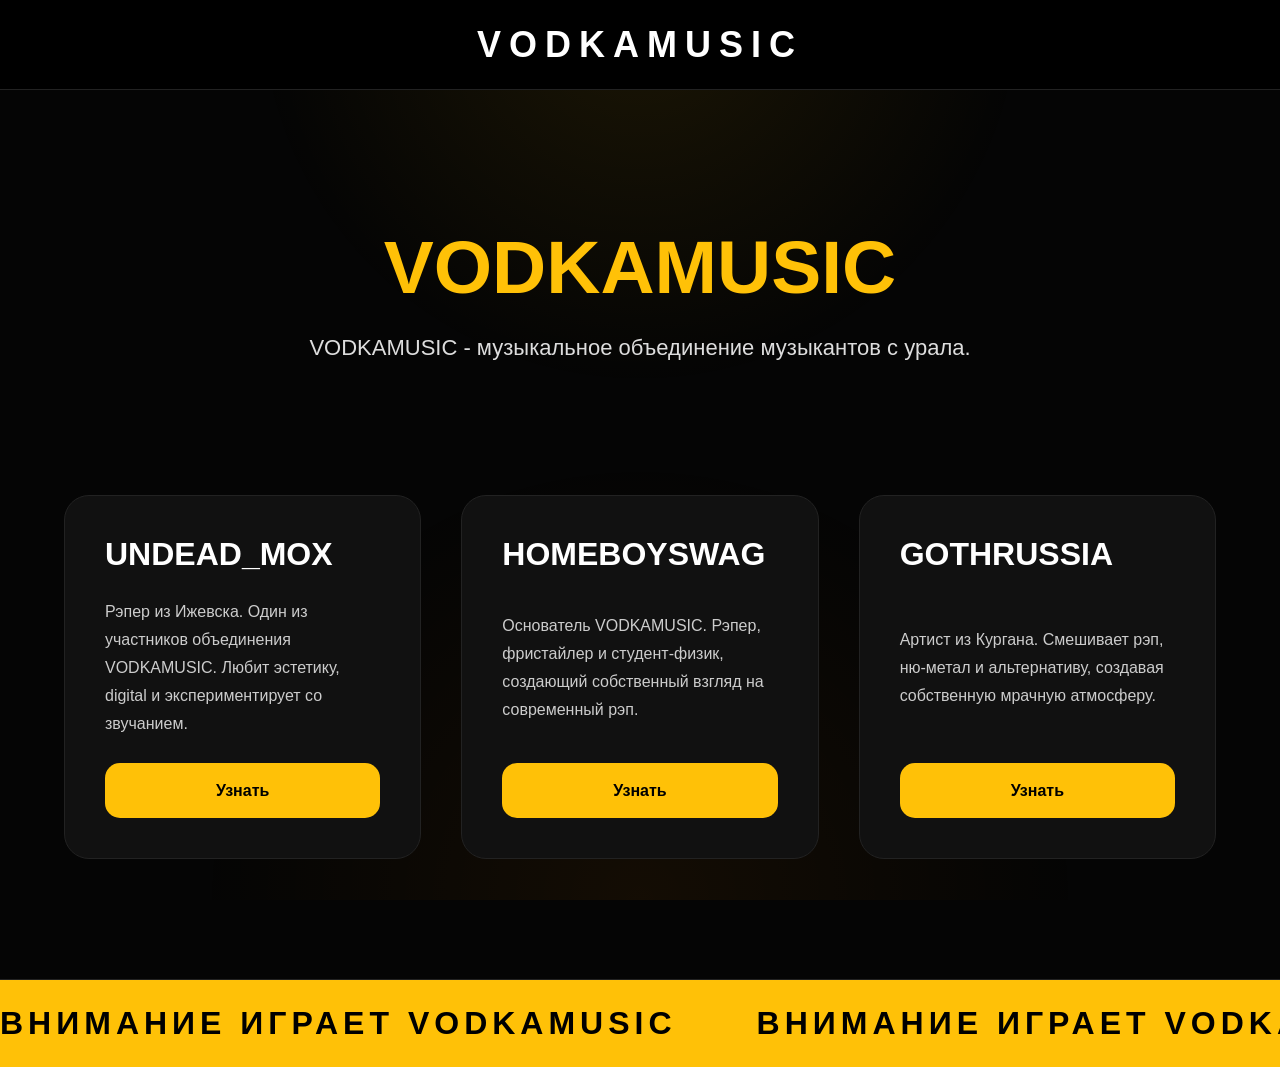
<file: index.html>
<!-- index.html -->

<!DOCTYPE html>
<html lang="ru">

<head>

<meta charset="UTF-8">
<meta name="viewport" content="width=device-width, initial-scale=1.0">

<title>VODKAMUSIC</title>

<link rel="stylesheet" href="css/style.css">

<script defer src="js/main.js"></script>

</head>


<body>


<header class="header">

<div class="logo">
VODKAMUSIC
</div>

</header>



<main>


<section class="intro">

<h1>
VODKAMUSIC
</h1>

<p>
VODKAMUSIC - музыкальное объединение музыкантов с урала.
</p>

</section>




<section class="artists">



<div class="artist-card green">


<h2>
UNDEAD_MOX
</h2>


<p>

Рэпер из Ижевска. Один из участников объединения VODKAMUSIC.
Любит эстетику, digital и экспериментирует со звучанием.

</p>


<a href="undead_mox.html" class="artist-btn">

Узнать

</a>


</div>





<div class="artist-card red">


<h2>
HOMEBOYSWAG
</h2>


<p>

Основатель VODKAMUSIC.
Рэпер, фристайлер и студент-физик,
создающий собственный взгляд на современный рэп.

</p>


<a href="homeboyswag.html" class="artist-btn">

Узнать

</a>


</div>






<div class="artist-card orange">


<h2>
GOTHRUSSIA
</h2>


<p>

Артист из Кургана.
Смешивает рэп, ню-метал и альтернативу,
создавая собственную мрачную атмосферу.

</p>


<a href="gothrussia.html" class="artist-btn">

Узнать

</a>


</div>




</section>


</main>





<footer>


<div class="marquee">


<div class="track">


<span>
ВНИМАНИЕ ИГРАЕТ VODKAMUSIC
</span>


<span>
ВНИМАНИЕ ИГРАЕТ VODKAMUSIC
</span>


<span>
ВНИМАНИЕ ИГРАЕТ VODKAMUSIC
</span>


<span>
ВНИМАНИЕ ИГРАЕТ VODKAMUSIC
</span>


</div>


</div>


</footer>



<div id="particles"></div>


</body>

</html>
</file>
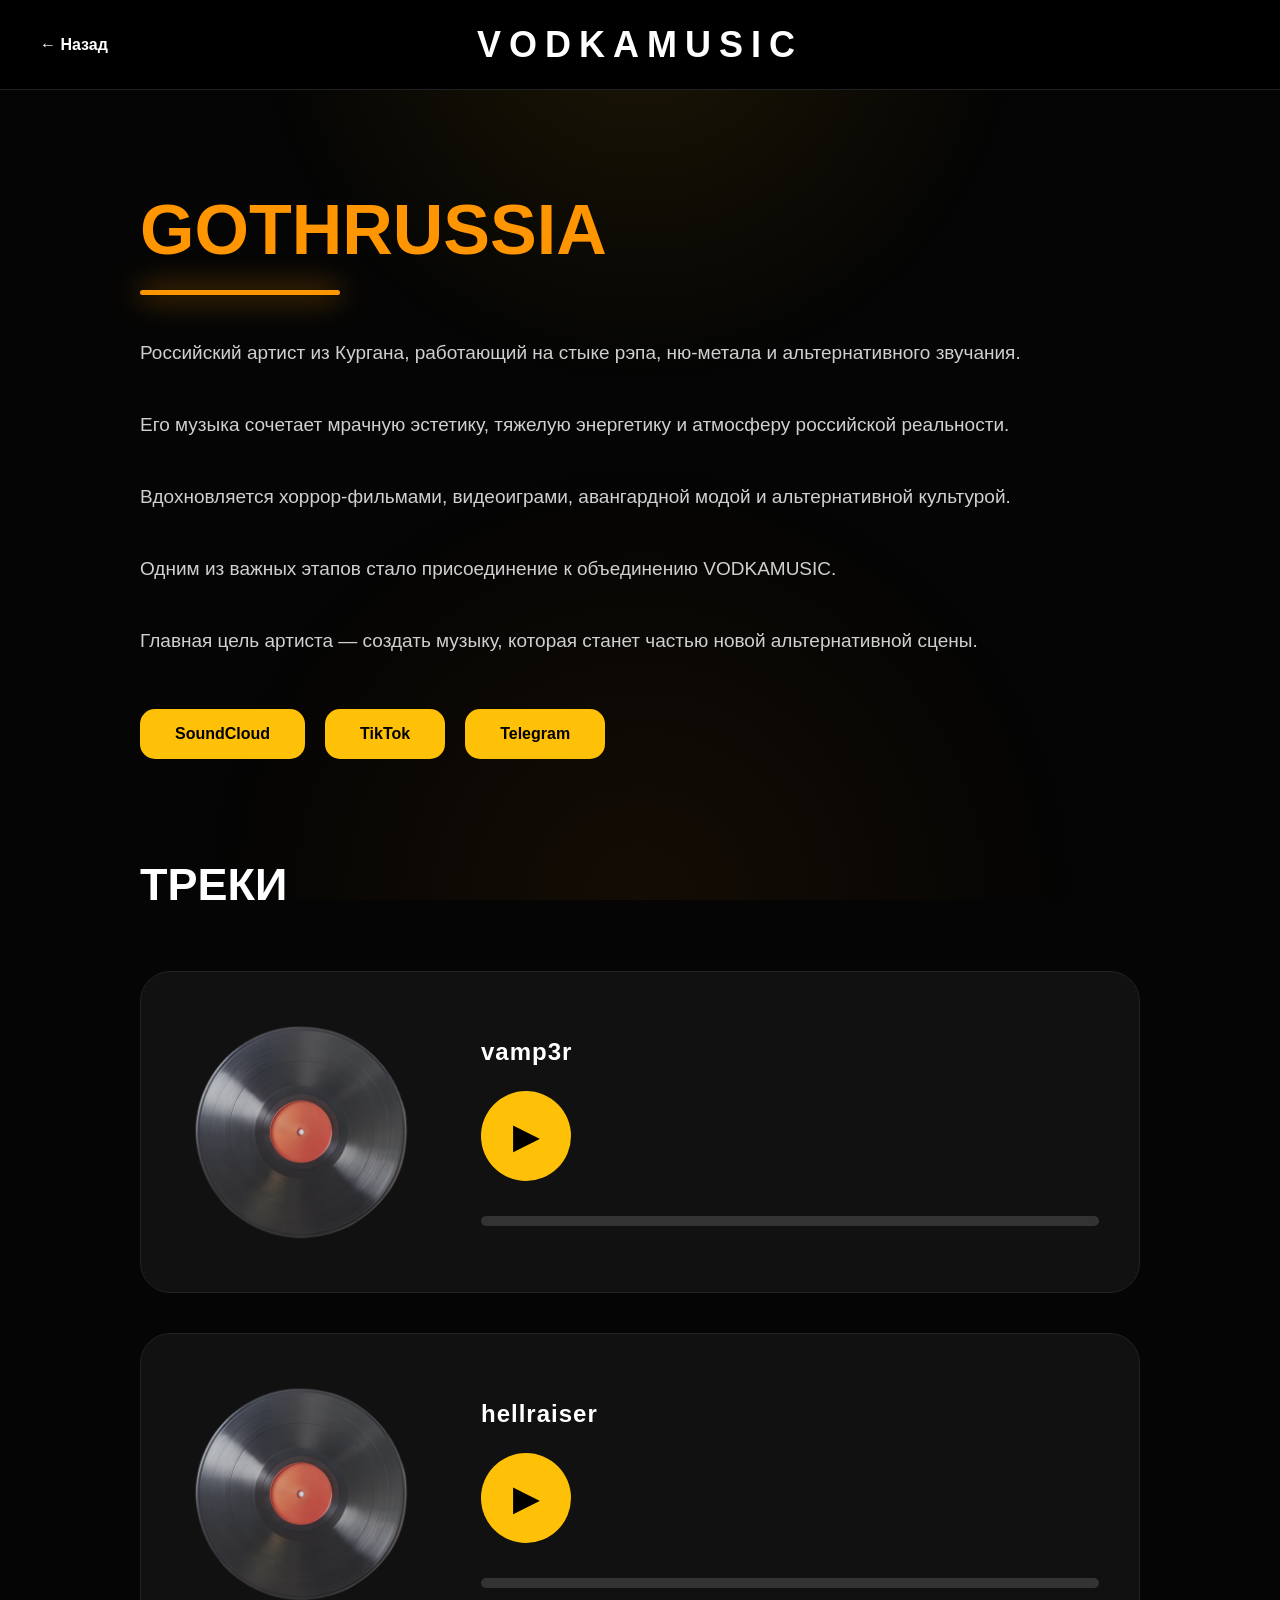
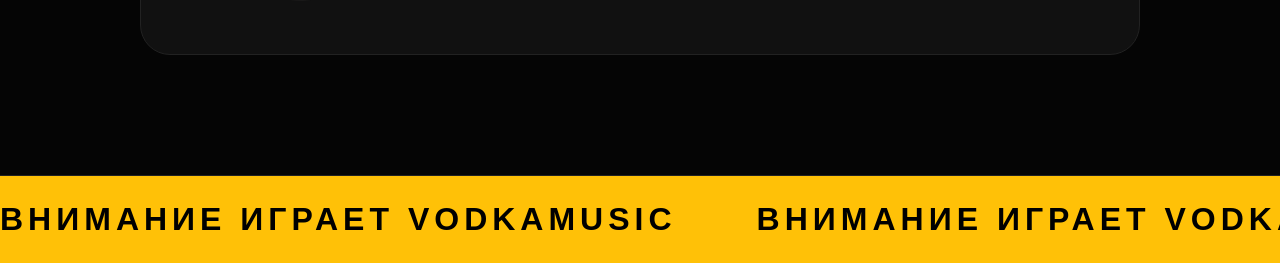
<file: gothrussia.html>
<!-- gothrussia.html -->

<!DOCTYPE html>
<html lang="ru">

<head>

<meta charset="UTF-8">
<meta name="viewport" content="width=device-width, initial-scale=1.0">

<title>GOTHRUSSIA | VODKAMUSIC</title>

<link rel="stylesheet" href="css/style.css">
<link rel="stylesheet" href="css/artists.css">

<script defer src="js/player.js"></script>

</head>


<body>


<header class="header">


<a href="index.html" class="back">

← Назад

</a>



<div class="logo">

VODKAMUSIC

</div>



</header>





<main>



<section class="artist-page">



<div class="artist-content orange-content">


<h1>

GOTHRUSSIA

</h1>



<div class="line orange-line"></div>




<p>

Российский артист из Кургана, работающий на стыке рэпа, ню-метала и альтернативного звучания.

<br><br>

Его музыка сочетает мрачную эстетику, тяжелую энергетику и атмосферу российской реальности.

<br><br>

Вдохновляется хоррор-фильмами, видеоиграми, авангардной модой и альтернативной культурой.

<br><br>

Одним из важных этапов стало присоединение к объединению VODKAMUSIC.

<br><br>

Главная цель артиста — создать музыку, которая станет частью новой альтернативной сцены.

</p>




<div class="socials">


<a href="https://soundcloud.com/gothruss1a">

SoundCloud

</a>



<a href="https://www.tiktok.com/@mm6love?_r=1&_t=ZS-98H8l7JtjX7">

TikTok

</a>



<a href="https://t.me/gothruss1a">

Telegram

</a>



</div>



</div>




</section>








<section class="music-section">


<h2>

ТРЕКИ

</h2>





<div class="vinyl-player">


<div class="vinyl">


<img src="img/vinyl.png">


</div>





<div class="player-box">



<audio id="goth-track-1">


<source src="audio/gthr_first.mp3">


</audio>


<h3 class="track-name">
vamp3r
</h3>

<button class="play-button" data-audio="goth-track-1">


▶


</button>





<div class="progress-container">


<div class="progress-bar"></div>


</div>




</div>



</div>








<div class="vinyl-player">



<div class="vinyl">


<img src="img/vinyl.png">


</div>





<div class="player-box">



<audio id="goth-track-2">


<source src="audio/gthr_second.mp3">


</audio>


<h3 class="track-name">
hellraiser
</h3>


<button class="play-button" data-audio="goth-track-2">


▶


</button>





<div class="progress-container">


<div class="progress-bar"></div>


</div>




</div>



</div>





</section>




</main>






<footer>


<div class="marquee">



<div class="track">


<span>

ВНИМАНИЕ ИГРАЕТ VODKAMUSIC

</span>



<span>

ВНИМАНИЕ ИГРАЕТ VODKAMUSIC

</span>



<span>

ВНИМАНИЕ ИГРАЕТ VODKAMUSIC

</span>



</div>



</div>


</footer>





</body>


</html>
</file>
<file: css/style.css>
/* css/style.css */

*{
    margin:0;
    padding:0;
    box-sizing:border-box;
}


body{

    background:#050505;

    color:white;

    font-family:Arial, Helvetica, sans-serif;

    overflow-x:hidden;

}



body::before{

    content:"";

    position:fixed;

    inset:0;

    background:
    radial-gradient(circle at top,#ffc10718,transparent 35%),
    radial-gradient(circle at bottom,#ff8c0010,transparent 40%);

    z-index:-2;

}




.header{

    height:90px;

    display:flex;

    justify-content:center;

    align-items:center;

    border-bottom:1px solid #222;

    background:#000;

    position:relative;

}



.logo{

    font-size:36px;

    font-weight:900;

    letter-spacing:8px;

}



.intro{

    min-height:45vh;

    display:flex;

    flex-direction:column;

    justify-content:center;

    align-items:center;

    text-align:center;

}



.intro h1{

    font-size:75px;

    font-weight:900;

    color:#ffc107;

    animation:show .8s ease;

}



.intro p{

    margin-top:25px;

    color:#ddd;

    font-size:22px;

}




.artists{

    width:1200px;

    max-width:90%;

    margin:auto;

    display:grid;

    grid-template-columns:repeat(3,1fr);

    gap:40px;

}




.artist-card{

    position:relative;

    min-height:340px;

    padding:40px;

    display:flex;

    flex-direction:column;

    justify-content:space-between;

    background:#111;

    border-radius:25px;

    border:1px solid #222;

    overflow:visible;

    animation:show .8s ease;

    transition:.3s;

    z-index:1;

}



.artist-card::before{

    content:"";

    position:absolute;

    left:var(--x);

    top:var(--y);

    width:300px;

    height:300px;

    transform:translate(-50%,-50%);

    border-radius:50%;

    filter:blur(80px);

    opacity:0;

    transition:.25s;

    z-index:-1;

}



.artist-card:hover::before{

    opacity:1;

}



.green::before{

    background:#00ff66;

}



.red::before{

    background:#ff3030;

}



.orange::before{

    background:#ff9500;

}




.artist-card:hover{

    transform:translateY(-12px);

}



.artist-card h2{

    font-size:32px;

}



.artist-card p{

    color:#ccc;

    line-height:28px;

    margin:25px 0;

}



.artist-btn{

    height:55px;

    display:flex;

    justify-content:center;

    align-items:center;

    background:#ffc107;

    color:#000;

    border-radius:15px;

    text-decoration:none;

    font-weight:800;

    transition:.3s;

}



.artist-btn:hover{

    transform:scale(1.05);

}





footer{

    margin-top:120px;

    border-top:1px solid #222;

    overflow:hidden;

}




.marquee{

    padding:25px 0;

    background:#ffc107;

    overflow:hidden;

}



.track{

    display:flex;

    width:max-content;

    animation:move 15s linear infinite;

}



.track span{

    white-space:nowrap;

    margin-right:80px;

    color:#000;

    font-size:32px;

    font-weight:900;

    letter-spacing:5px;

}



@keyframes move{

    from{

        transform:translateX(0);

    }

    to{

        transform:translateX(-50%);

    }

}



@keyframes show{

    from{

        opacity:0;

        transform:translateY(50px);

    }


    to{

        opacity:1;

        transform:translateY(0);

    }

}




#particles span{

    position:fixed;

    border-radius:50%;

    pointer-events:none;

    animation:explode .8s forwards;

}




@keyframes explode{

    from{

        transform:translate(0,0);

        opacity:1;

    }


    to{

        transform:translate(var(--x),var(--y));

        opacity:0;

    }

}



.back{

    position:absolute;

    left:40px;

    color:white;

    text-decoration:none;

    font-weight:700;

}



.back:hover{

    color:#ffc107;

}





@media(max-width:1000px){


.artists{

grid-template-columns:1fr;

}


.intro h1{

font-size:50px;

}


.logo{

font-size:25px;

}


}
</file>
<file: css/artists.css>
/* css/artists.css */


.artist-page{

    width:1000px;

    max-width:90%;

    margin:100px auto;

    display:flex;

    justify-content:center;

    animation:show .8s ease;

}



.artist-content{

    width:100%;

    text-align:left;

}



.artist-content h1{

    font-size:70px;

    font-weight:900;

    margin-bottom:20px;

}



.artist-content p{

    margin-top:40px;

    color:#d0d0d0;

    font-size:19px;

    line-height:36px;

}




.green-content h1{

    color:#00ff66;

}



.red-content h1{

    color:#ff3030;

}



.orange-content h1{

    color:#ff9500;

}





.line{

    width:200px;

    height:5px;

    border-radius:50px;

}



.green-line{

    background:#00ff66;

    box-shadow:0 0 30px #00ff66;

}



.red-line{

    background:#ff3030;

    box-shadow:0 0 30px #ff3030;

}



.orange-line{

    background:#ff9500;

    box-shadow:0 0 30px #ff9500;

}





.socials{

    display:flex;

    gap:20px;

    margin-top:50px;

    flex-wrap:wrap;

}



.socials a{

    text-decoration:none;

    color:#000;

    background:#ffc107;

    padding:16px 35px;

    border-radius:15px;

    font-weight:800;

    transition:.3s;

}



.socials a:hover{

    background:white;

    transform:translateY(-5px);

}





.music-section{

    width:1000px;

    max-width:90%;

    margin:100px auto;

}



.music-section h2{

    font-size:45px;

    margin-bottom:60px;

}





.vinyl-player{

    display:flex;

    align-items:center;

    gap:60px;

    padding:40px;

    background:#111;

    border:1px solid #222;

    border-radius:30px;

    margin-bottom:40px;

}





.vinyl{

    width:240px;

    height:240px;

    flex-shrink:0;

}



.vinyl img{

    width:100%;

    height:100%;

    border-radius:50%;

}



.vinyl.spin img{

    animation:rotate 5s linear infinite;

}



@keyframes rotate{

    from{

        transform:rotate(0deg);

    }

    to{

        transform:rotate(360deg);

    }

}





.player-box{

    flex:1;

}





.play-button{

    width:90px;

    height:90px;

    border:none;

    border-radius:50%;

    background:#ffc107;

    font-size:35px;

    cursor:pointer;

    transition:.3s;

}



.play-button:hover{

    transform:scale(1.1);

}





.progress-container{

    width:100%;

    height:10px;

    background:#333;

    border-radius:50px;

    margin-top:35px;

    overflow:hidden;

    cursor:pointer;

}



.progress-bar{

    width:0%;

    height:100%;

    background:white;

    transition:.1s linear;

}





@media(max-width:800px){


.artist-content h1{

font-size:45px;

}



.vinyl-player{

flex-direction:column;

}



.vinyl{

width:180px;

height:180px;

}


}
.track-name{

    font-size:24px;

    margin-bottom:25px;

    color:#fff;

    font-weight:800;

    letter-spacing:1px;

}
</file>
